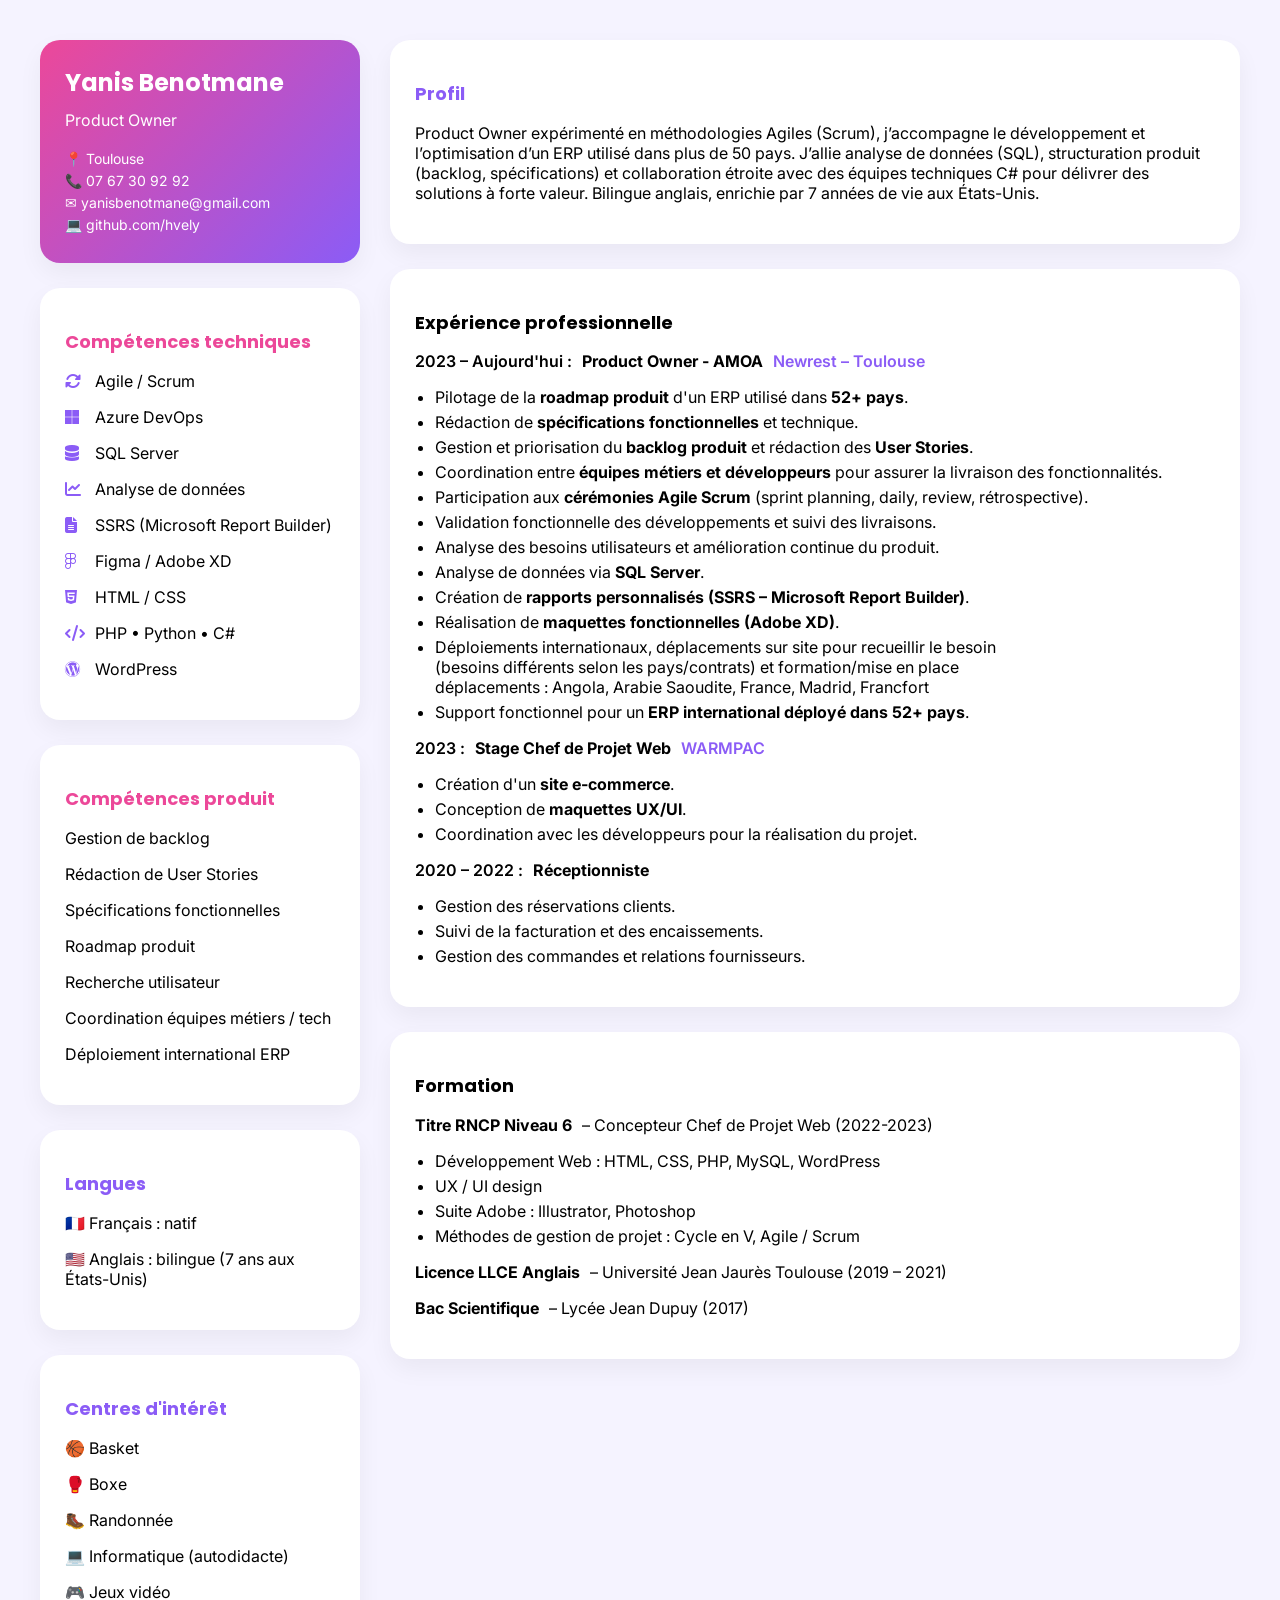
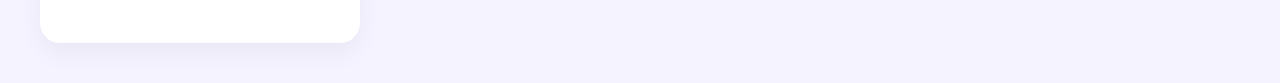
<file: index.html>
<!DOCTYPE html>
<html lang="fr">
<head>
<meta charset="UTF-8">
<title>CV Yanis Benotmane</title>

<link rel="stylesheet" href="style.css">

<link href="https://fonts.googleapis.com/css2?family=Inter:wght@300;400;600&family=Poppins:wght@500;600&display=swap" rel="stylesheet">

<link rel="stylesheet" href="https://cdnjs.cloudflare.com/ajax/libs/font-awesome/6.6.0/css/all.min.css">

</head>

<body>

<div class="container">

<!-- LEFT COLUMN -->

<div class="left">

<div class="card profile-card">

<h1>Yanis Benotmane</h1>

<p class="job">Product Owner</p>

<div class="contact">
<p>📍 Toulouse</p>
<p>📞 07 67 30 92 92</p>
<p>✉ yanisbenotmane@gmail.com</p>
<p>💻 github.com/hvely</p>
</div>

</div>


<div class="card">

<h2 class="pink">Compétences techniques</h2>

<p><i class="fa-solid fa-rotate"></i> Agile / Scrum</p>
<p><i class="fa-brands fa-microsoft"></i> Azure DevOps</p>
<p><i class="fa-solid fa-database"></i> SQL Server</p>
<p><i class="fa-solid fa-chart-line"></i> Analyse de données</p>
<p><i class="fa-solid fa-file-lines"></i> SSRS (Microsoft Report Builder)</p>
<p><i class="fa-brands fa-figma"></i> Figma / Adobe XD</p>
<p><i class="fa-brands fa-html5"></i> HTML / CSS</p>
<p><i class="fa-solid fa-code"></i> PHP • Python • C#</p>
<p><i class="fa-brands fa-wordpress"></i> WordPress</p>

</div>


<div class="card">

<h2 class="pink">Compétences produit</h2>

<p>Gestion de backlog</p>
<p>Rédaction de User Stories</p>
<p>Spécifications fonctionnelles</p>
<p>Roadmap produit</p>
<p>Recherche utilisateur</p>
<p>Coordination équipes métiers / tech</p>
<p>Déploiement international ERP</p>

</div>


<div class="card">

<h2 class="purple">Langues</h2>

<p>🇫🇷 Français : natif</p>
<p>🇺🇸 Anglais : bilingue (7 ans aux États-Unis)</p>

</div>


<div class="card">

<h2 class="purple">Centres d'intérêt</h2>

<p>🏀 Basket</p>
<p>🥊 Boxe</p>
<p>🥾 Randonnée</p>
<p>💻 Informatique (autodidacte)</p>
<p>🎮 Jeux vidéo</p>

</div>

</div>



<!-- RIGHT COLUMN -->

<div class="right">

<div class="card">

<h2 class="purple">Profil</h2>

<p>

Product Owner expérimenté en méthodologies Agiles (Scrum), j’accompagne le développement et l’optimisation d’un ERP utilisé dans plus de 50 pays. 
J’allie analyse de données (SQL), structuration produit (backlog, spécifications) et collaboration étroite avec des équipes techniques C# 
pour délivrer des solutions à forte valeur. Bilingue anglais, enrichie par 7 années de vie aux États-Unis.

</p>

</div>



<div class="card">

<h2>Expérience professionnelle</h2>


<p class="exp-title">

2023 – Aujourd'hui : <strong>Product Owner - AMOA</strong>  
<span class="company">Newrest – Toulouse</span>

</p>

<ul>

<li>Pilotage de la <strong>roadmap produit</strong> d'un ERP utilisé dans <strong>52+ pays</strong>.</li>
<li>Rédaction de <strong>spécifications fonctionnelles</strong> et technique.</li>

<li>Gestion et priorisation du <strong>backlog produit</strong> et rédaction des <strong>User Stories</strong>.</li>

<li>Coordination entre <strong>équipes métiers et développeurs</strong> pour assurer la livraison des fonctionnalités.</li>

<li>Participation aux <strong>cérémonies Agile Scrum</strong> (sprint planning, daily, review, rétrospective).</li>

<li>Validation fonctionnelle des développements et suivi des livraisons.</li>

<li>Analyse des besoins utilisateurs et amélioration continue du produit.</li>

<li>Analyse de données via <strong>SQL Server</strong>.</li>

<li>Création de <strong>rapports personnalisés (SSRS – Microsoft Report Builder)</strong>.</li>

<li>Réalisation de <strong>maquettes fonctionnelles (Adobe XD)</strong>.</li>

<li>Déploiements internationaux, déplacements sur site pour recueillir le besoin <br>
                    (besoins différents selon les pays/contrats) et formation/mise en place <br>
                    déplacements : Angola, Arabie Saoudite, France, Madrid, Francfort </li>

<li>Support fonctionnel pour un <strong>ERP international déployé dans 52+ pays</strong>.</li>


</ul>





<p class="exp-title">

2023 : <strong>Stage Chef de Projet Web</strong>  
<span class="company">WARMPAC</span>

</p>

<ul>

<li>Création d'un <strong>site e-commerce</strong>.</li>

<li>Conception de <strong>maquettes UX/UI</strong>.</li>

<li>Coordination avec les développeurs pour la réalisation du projet.</li>

</ul>



<p class="exp-title">

2020 – 2022 : <strong>Réceptionniste</strong>

</p>

<ul>

<li>Gestion des réservations clients.</li>

<li>Suivi de la facturation et des encaissements.</li>

<li>Gestion des commandes et relations fournisseurs.</li>

</ul>

</div>



<div class="card">

<h2>Formation</h2>

<p>

<strong>Titre RNCP Niveau 6</strong> – Concepteur Chef de Projet Web (2022-2023)

</p>

<ul>

<li>Développement Web : HTML, CSS, PHP, MySQL, WordPress</li>

<li>UX / UI design</li>

<li>Suite Adobe : Illustrator, Photoshop</li>

<li>Méthodes de gestion de projet : Cycle en V, Agile / Scrum</li>

</ul>

<p>

<strong>Licence LLCE Anglais</strong> – Université Jean Jaurès Toulouse (2019 – 2021)

</p>

<p>

<strong>Bac Scientifique</strong> – Lycée Jean Dupuy (2017)

</p>

</div>

</div>

</div>

</body>
</html>
</file>
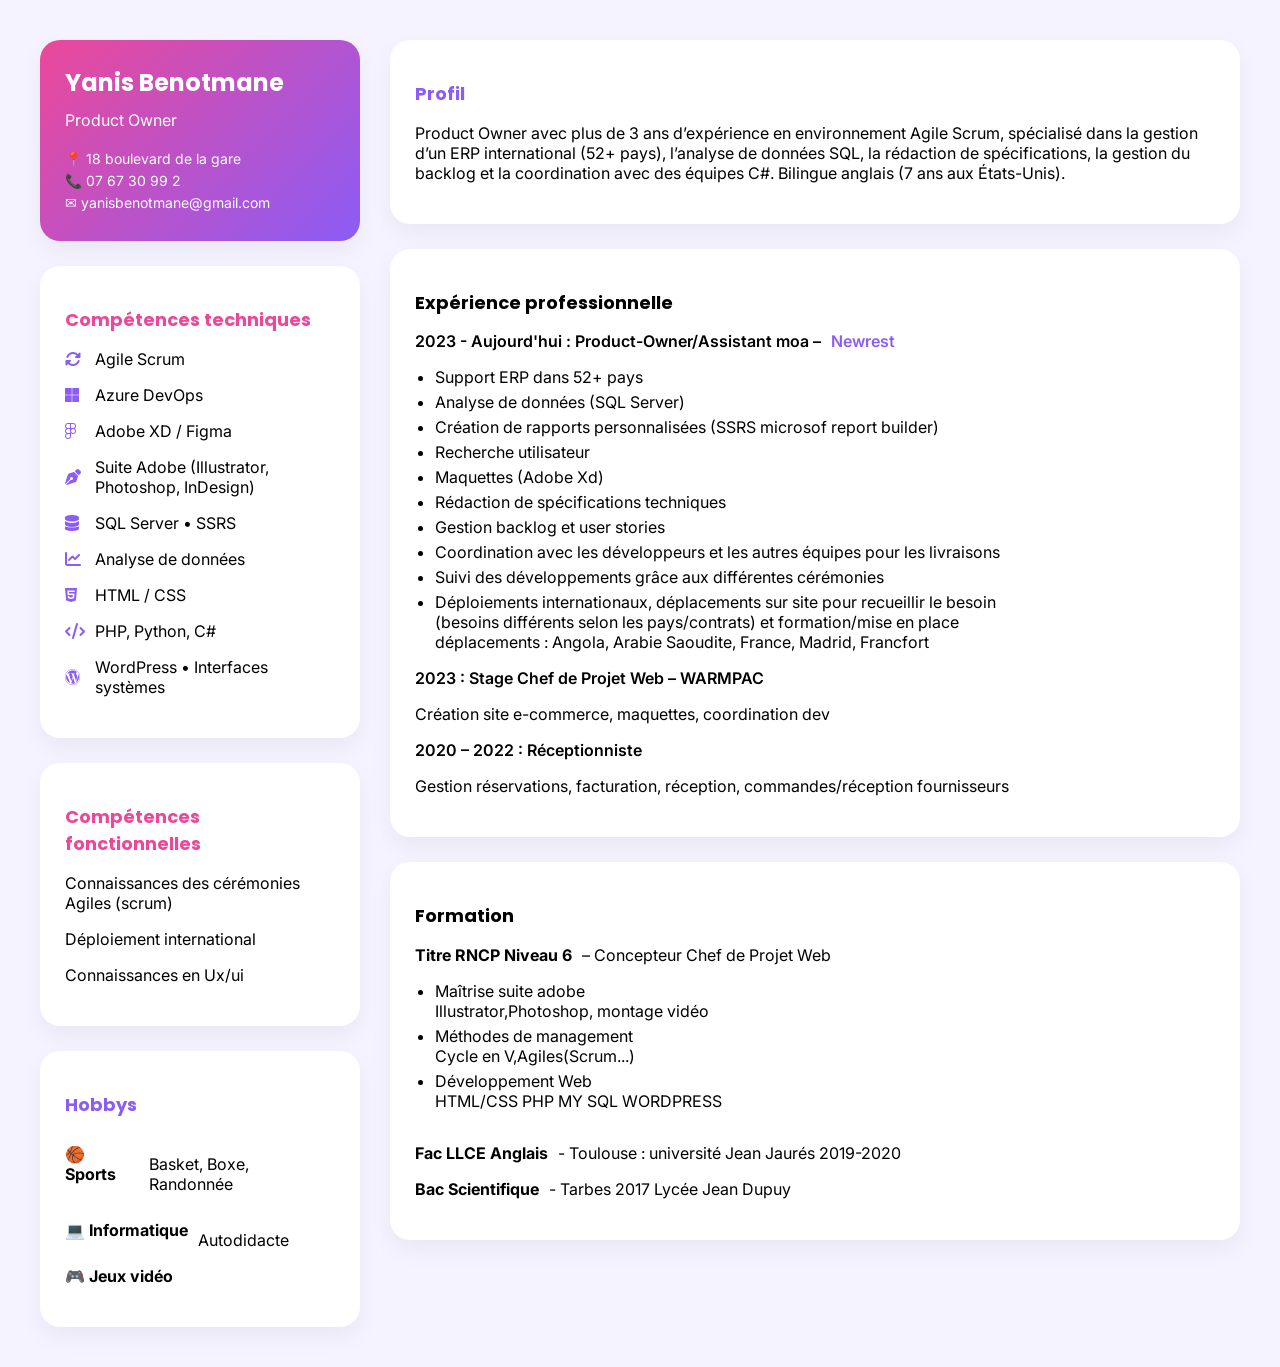
<file: indexxx.html>
<!DOCTYPE html>
<html lang="fr">
<head>
    <meta charset="UTF-8">
    <title>CV Yanis Benotmane</title>
    <link rel="stylesheet" href="style.css">
    <link href="https://fonts.googleapis.com/css2?family=Inter:wght@300;400;600&family=Poppins:wght@500;600&display=swap" rel="stylesheet">
    <link rel="stylesheet" href="https://cdnjs.cloudflare.com/ajax/libs/font-awesome/6.6.0/css/all.min.css">
</head>

<body>

<div class="container">

    <!-- LEFT -->
    <div class="left">

        <div class="card profile-card">
            <h1>Yanis Benotmane</h1>
            <p class="job">Product Owner</p>

            <div class="contact">
                <p>📍 18 boulevard de la gare</p>
                <p>📞 07 67 30 99 2</p>
                <p>✉ yanisbenotmane@gmail.com</p>
            </div>
        </div>
   
        <div class="card">
            <h2 class="pink">Compétences techniques</h2>

            <p><i class="fa-solid fa-rotate"></i> Agile Scrum</p>
            <p><i class="fa-brands fa-microsoft"></i> Azure DevOps</p>
            <p><i class="fa-brands fa-figma"></i> Adobe XD / Figma</p>
            <p><i class="fa-solid fa-pen-nib"></i> Suite Adobe (Illustrator, Photoshop, InDesign)</p>
            <p><i class="fa-solid fa-database"></i> SQL Server • SSRS</p>
            <p><i class="fa-solid fa-chart-line"></i> Analyse de données</p>
            <p><i class="fa-brands fa-html5"></i> HTML / CSS</p>
            <p><i class="fa-solid fa-code"></i> PHP, Python, C#</p>
            <p><i class="fa-brands fa-wordpress"></i> WordPress • Interfaces systèmes</p>
        </div>
        
        <div class="card">
            <h2 class="pink">Compétences fonctionnelles</h2>
            <p>Connaissances des cérémonies Agiles (scrum)</p>
            <p>Déploiement international</p>
            <p>Connaissances en Ux/ui</p>
         
        </div>

        <div class="card">
            <h2 class="purple">Hobbys</h2>
            <p><strong>🏀 Sports</strong><br>Basket, Boxe, Randonnée</p>
            <p><strong>💻 Informatique</strong><br>Autodidacte</p>
            <p><strong>🎮 Jeux vidéo</strong></p>
        </div>

    </div>
    

    <!-- RIGHT -->
    <div class="right">

        <div class="card">
            <h2 class="purple">Profil</h2>
            <p>
                Product Owner avec plus de 3 ans d’expérience en environnement Agile Scrum,
                spécialisé dans la gestion d’un ERP international (52+ pays), l’analyse de données SQL,
                la rédaction de spécifications, la gestion du backlog et la coordination avec des équipes C#.
                Bilingue anglais (7 ans aux États-Unis).
            </p>
        </div>
       

        <div class="card">
            <h2>Expérience professionnelle</h2>

              <p class="exp-title">
                2023 - Aujourd'hui : Product-Owner/Assistant moa –
                <span class="company">Newrest</span>
            </p>

            <ul>
                <li>Support ERP dans 52+ pays</li>
                <li>Analyse de données (SQL Server)</li>
                <li>Création de rapports personnalisées (SSRS microsof report builder)</li>
                <li>Recherche utilisateur</li>
                <li>Maquettes (Adobe Xd)</li>
                <li>Rédaction de spécifications techniques</li>
                <li>Gestion backlog et user stories</li>
                <li>Coordination avec les développeurs et les autres équipes pour les livraisons</li>
                <li>Suivi des développements grâce aux différentes cérémonies</li>
                <li>Déploiements internationaux, déplacements sur site pour recueillir le besoin <br>
                    (besoins différents selon les pays/contrats) et formation/mise en place <br>
                    déplacements : Angola, Arabie Saoudite, France, Madrid, Francfort
                </li>
            </ul>

           

            <p class="exp-title">2023 : Stage Chef de Projet Web – WARMPAC</p>
            <p>Création site e-commerce, maquettes, coordination dev</p>

            <p class="exp-title">2020 – 2022 : Réceptionniste</p>
            <p>Gestion réservations, facturation, réception, commandes/réception fournisseurs</p>
        </div>

        <div class="card">
            <h2>Formation</h2>
            <p><strong>Titre RNCP Niveau 6</strong> – Concepteur Chef de Projet Web
            <br> 
            <ul>
                <li>Maîtrise suite adobe<br>
                Illustrator,Photoshop, montage vidéo</li>
                
                <li>Méthodes de management <br>
                    Cycle en V,Agiles(Scrum...)</li>
                
                <li>Développement Web <br>
                     HTML/CSS PHP MY SQL WORDPRESS</li>
                
            </ul>
            </p>
            <p><strong>Fac LLCE Anglais</strong> - Toulouse : université Jean Jaurés 2019-2020</p> 
            <p><strong>Bac Scientifique</strong> - Tarbes 2017 Lycée Jean Dupuy</p>
        </div>

    </div>

</div>

</body>
</html>
</file>
<file: style.css>
@page {
    size: A4;
    
}



body {
    margin: 0;
    background: #f5f3ff;
    font-family: 'Inter', sans-serif;
}

.container {
    max-width: 1200px;
    margin: 40px auto;
    display: grid;
    grid-template-columns: 320px 1fr;
    gap: 30px;
}

/* CARDS */
.card {
    background: white;
    border-radius: 20px;
    padding: 25px;
    box-shadow: 0 10px 25px rgba(0,0,0,0.05);
}

.card p {
    display: flex;
    align-items: center;
    gap: 10px;
}

.card i {
    color: #8b5cf6;
    min-width: 20px;
}

/* LEFT SIDE */
.left {
    display: flex;
    flex-direction: column;
    gap: 25px;
}

/* PROFILE CARD */
.profile-card {
    background: linear-gradient(135deg, #ec4899, #8b5cf6);
    color: white;
}

.profile-card h1 {
    font-family: 'Poppins';
    font-size: 24px;
    margin: 0;
}

.job {
    margin: 10px 0 20px;
}

.contact p {
    margin: 5px 0;
    font-size: 14px;
    color: white;
}

/* TITLES */
h2 {
    font-family: 'Poppins';
    font-size: 18px;
    margin-bottom: 15px;
}

.pink {
    color: #ec4899;
}

.purple {
    color: #8b5cf6;
}

/* RIGHT SIDE */
.right {
    display: flex;
    flex-direction: column;
    gap: 25px;
}

/* TEXT */
.principal p {
    font-size: 14px;
    color: #374151;
}

.exp-title {
    font-weight: 600;
    margin-top: 15px;
}

.company {
    color: #8b5cf6;
}

/* LIST */
ul {
    padding-left: 20px;
}

li {
    margin-bottom: 5px;
    
}
</file>
